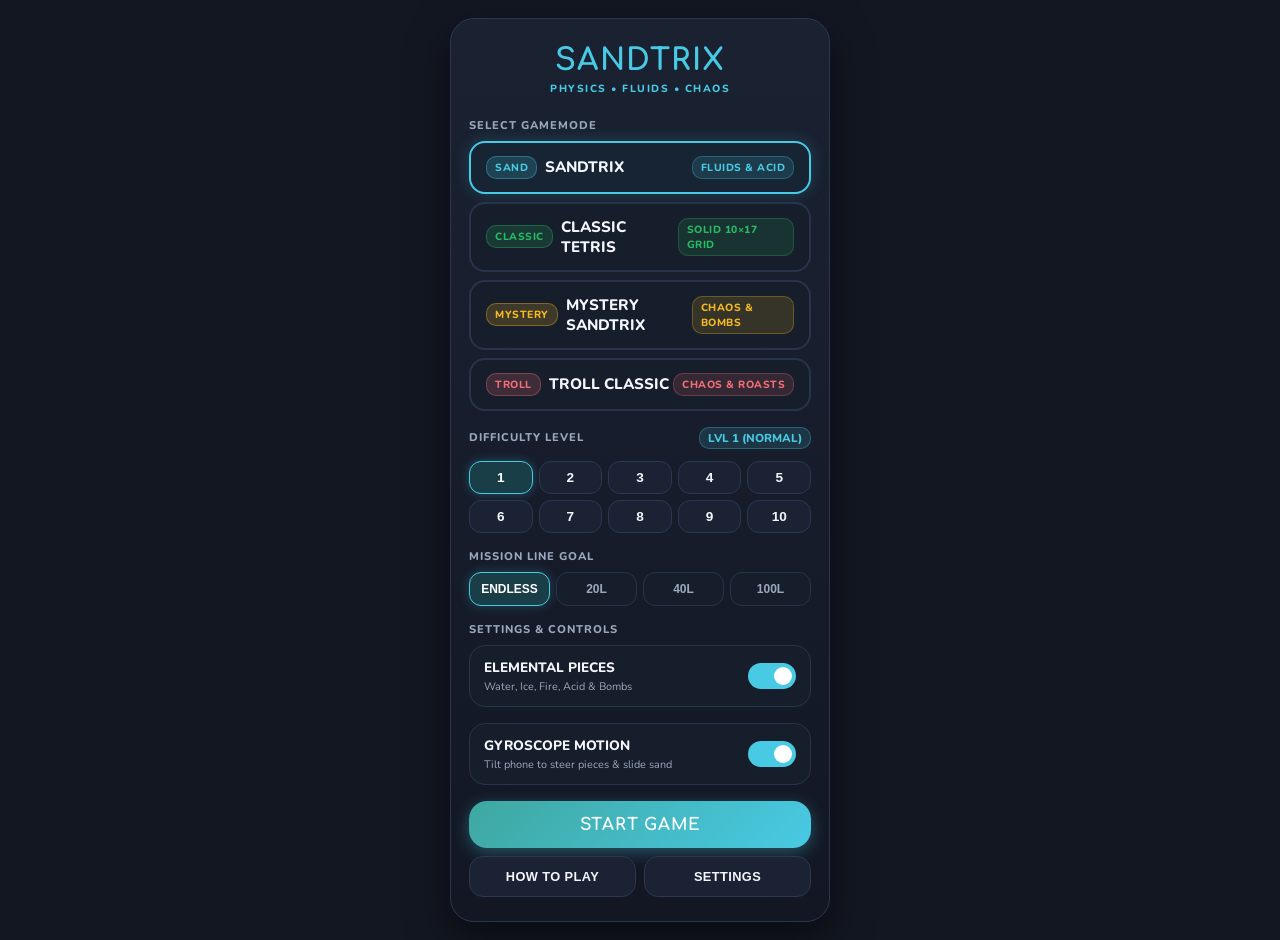
<file: index.html>
<!DOCTYPE html>
<html lang="en">
<head>
    <meta charset="UTF-8">
    <meta name="viewport" content="width=device-width, initial-scale=1.0, maximum-scale=1.0, user-scalable=no, viewport-fit=cover">
    <meta name="apple-mobile-web-app-capable" content="yes">
    <meta name="apple-mobile-web-app-status-bar-style" content="black-translucent">
    <meta name="theme-color" content="#12151C">
    <title>SANDTRIX MOBILE - Gyro, Fluids &amp; Chaos</title>
    <link rel="manifest" href="manifest.json">
    <link rel="icon" type="image/png" sizes="192x192" href="icon-192.png">
    <link rel="preconnect" href="https://fonts.googleapis.com">
    <link rel="preconnect" href="https://fonts.gstatic.com" crossorigin>
    <link href="https://fonts.googleapis.com/css2?family=Comfortaa:wght@700&family=Nunito:wght@400;600;700;800;900&family=Quicksand:wght@600;700&display=swap" rel="stylesheet">
    <link rel="stylesheet" href="style.css?v=35">
</head>
<body>

<div id="appContainer">
    <!-- ========================================== -->
    <!-- PAGE 1: DEDICATED SEPARATE MENU PAGE       -->
    <!-- ========================================== -->
    <div id="pageMenu" class="page-view active">
        <div class="menu-card-full">
            <div class="menu-brand">
                <h1 class="menu-title">SANDTRIX</h1>
                <div class="menu-subtitle">PHYSICS &bull; FLUIDS &bull; CHAOS</div>
            </div>

            <!-- Mode Selection Section (All 4 Game Modes) -->
            <div class="menu-section">
                <div class="menu-section-title">SELECT GAMEMODE</div>
                <div class="mode-select-grid">
                    <!-- Mode 1: Sandtrix -->
                    <div class="mode-card sandtrix active" id="menuModeSandtrix" data-mode="sandtrix">
                        <div class="mode-card-header">
                            <div class="mode-card-title-group">
                                <span class="mode-badge-sand">SAND</span>
                                <span class="mode-name">SANDTRIX</span>
                            </div>
                            <span class="mode-tag tag-sand">FLUIDS &amp; ACID</span>
                        </div>
                    </div>

                    <!-- Mode 2: Classic Tetris (Pure Rigid 10x17) -->
                    <div class="mode-card classic" id="menuModeClassic" data-mode="classic">
                        <div class="mode-card-header">
                            <div class="mode-card-title-group">
                                <span class="mode-badge-classic">CLASSIC</span>
                                <span class="mode-name">CLASSIC TETRIS</span>
                            </div>
                            <span class="mode-tag tag-classic">SOLID 10&times;17 GRID</span>
                        </div>
                    </div>

                    <!-- Mode 3: Mystery Sandtrix (Sand Physics + Chaos & Bombs) -->
                    <div class="mode-card mystery" id="menuModeMystery" data-mode="mystery">
                        <div class="mode-card-header">
                            <div class="mode-card-title-group">
                                <span class="mode-badge-mystery">MYSTERY</span>
                                <span class="mode-name">MYSTERY SANDTRIX</span>
                            </div>
                            <span class="mode-tag tag-mystery">CHAOS &amp; BOMBS</span>
                        </div>
                    </div>

                    <!-- Mode 4: Troll Classic Tetris (Rigid + Calamities & Roaster) -->
                    <div class="mode-card troll" id="menuModeTroll" data-mode="troll_classic">
                        <div class="mode-card-header">
                            <div class="mode-card-title-group">
                                <span class="mode-badge-troll">TROLL</span>
                                <span class="mode-name">TROLL CLASSIC</span>
                            </div>
                            <span class="mode-tag tag-troll">CHAOS &amp; ROASTS</span>
                        </div>
                    </div>
                </div>
            </div>

            <!-- Difficulty Level Selection (Level 1 to 10) -->
            <div class="menu-section">
                <div class="menu-section-header-row">
                    <div class="menu-section-title" style="margin-bottom: 0;">DIFFICULTY LEVEL</div>
                    <span id="menuLevelDesc" class="settings-badge">LVL 1 (NORMAL)</span>
                </div>
                <div class="level-picker-grid" id="menuLevelPickerGrid"></div>
            </div>

            <!-- Mission Line Goal Selector (Sprint / Marathon) -->
            <div class="menu-section">
                <div class="menu-section-title">MISSION LINE GOAL</div>
                <div class="goal-pill-group">
                    <button class="goal-pill active" data-goal="0">ENDLESS</button>
                    <button class="goal-pill" data-goal="20">20L</button>
                    <button class="goal-pill" data-goal="40">40L</button>
                    <button class="goal-pill" data-goal="100">100L</button>
                </div>
            </div>

            <!-- Elemental & Gyroscope Controls Section -->
            <div class="menu-section">
                <div class="menu-section-title">SETTINGS &amp; CONTROLS</div>

                <div class="gyro-toggle-row">
                    <div class="gyro-toggle-info">
                        <div class="gyro-toggle-label">
                            <span>ELEMENTAL PIECES</span>
                        </div>
                        <div class="gyro-toggle-subtext">Water, Ice, Fire, Acid &amp; Bombs</div>
                    </div>
                    <label class="switch">
                        <input type="checkbox" id="chkMenuElements" checked>
                        <span class="slider round"></span>
                    </label>
                </div>

                <div class="gyro-toggle-row" style="margin-top: 8px;">
                    <div class="gyro-toggle-info">
                        <div class="gyro-toggle-label">
                            <span>GYROSCOPE MOTION</span>
                        </div>
                        <div class="gyro-toggle-subtext" id="gyroToggleSubtext">Tilt phone to steer pieces &amp; slide sand</div>
                    </div>
                    <label class="switch">
                        <input type="checkbox" id="chkMenuGyro" checked>
                        <span class="slider round"></span>
                    </label>
                </div>
            </div>

            <!-- Action Buttons -->
            <div class="menu-actions">
                <button id="btnStartGame" class="start-btn">START GAME</button>
                <div class="menu-secondary-actions">
                    <button id="btnHowToPlay" class="menu-sub-btn">HOW TO PLAY</button>
                    <button id="btnSettings" class="menu-sub-btn">SETTINGS</button>
                </div>
            </div>
        </div>
    </div>

    <!-- ========================================== -->
    <!-- PAGE 2: CLEAN GAME SCREEN                 -->
    <!-- ========================================== -->
    <div id="pageGame" class="page-view">
        <!-- Compact Top Navigation Bar -->
        <div class="game-top-bar">
            <button id="btnBackToMenu" class="nav-btn">MENU</button>
            <div class="game-top-center">
                <span id="gameModePill" class="game-mode-pill">SANDTRIX</span>
                <span class="game-best-stat">BEST <span id="lblHighScore">0</span></span>
            </div>
            <button id="btnGameRestart" class="nav-btn">RESET</button>
        </div>

        <!-- Main Game Area (Game Grid + Side HUDs) -->
        <div class="game-layout">
            <!-- Left HUD -->
            <div class="hud-side hud-left">
                <div class="hud-card">
                    <div class="hud-label">HOLD</div>
                    <canvas id="holdCanvas" class="preview-box" width="50" height="50"></canvas>
                </div>
                <div class="hud-card score-card">
                    <div class="hud-label">SCORE</div>
                    <div id="lblScore" class="hud-val">0</div>
                </div>
            </div>

            <!-- Central Playfield Canvas Grid -->
            <div class="canvas-wrapper">
                <canvas id="gameCanvas"></canvas>
                <div id="trollRoastBanner" class="troll-roast-banner"></div>
            </div>

            <!-- Right HUD -->
            <div class="hud-side hud-right">
                <div class="hud-card next-queue-card">
                    <div class="hud-label">NEXT</div>
                    <div class="next-queue-list">
                        <canvas id="nextCanvas" class="preview-box next-item-primary" width="50" height="50"></canvas>
                        <canvas id="nextCanvas1" class="preview-box next-item-sub" width="40" height="40"></canvas>
                        <canvas id="nextCanvas2" class="preview-box next-item-sub" width="40" height="40"></canvas>
                    </div>
                </div>
                <div class="hud-card">
                    <div class="hud-label">LINES</div>
                    <div id="lblLines" class="hud-val" style="color: #4ECCA3;">0</div>
                </div>
                <div class="hud-card">
                    <div class="hud-label">LEVEL</div>
                    <div id="lblLevel" class="hud-val" style="color: #F26D78;">1</div>
                </div>
                <div id="badgeCombo" class="badge-combo">2x COMBO</div>
            </div>
        </div>

        <!-- Mobile Touch Controls -->
        <div class="controls-panel">
            <div class="controls-row">
                <button id="btnHold" class="touch-btn" title="Hold Piece" aria-label="Hold Piece">
                    <svg class="btn-icon" viewBox="0 0 24 24" fill="none" stroke="currentColor" stroke-width="2.4" stroke-linecap="round" stroke-linejoin="round">
                        <path d="M19 8H5m0 0l4-4M5 8l4 4"/>
                        <path d="M5 16h14m0 0l-4-4m4 4l-4 4"/>
                    </svg>
                </button>
                <button id="btnRotCCW" class="touch-btn accent" title="Rotate Left" aria-label="Rotate Left">
                    <svg class="btn-icon" viewBox="0 0 24 24" fill="none" stroke="currentColor" stroke-width="2.4" stroke-linecap="round" stroke-linejoin="round">
                        <path d="M3 12a9 9 0 1 0 9-9 9.75 9.75 0 0 0-6.74 2.74L3 8"/>
                        <path d="M3 3v5h5"/>
                    </svg>
                </button>
                <button id="btnRotCW" class="touch-btn primary" title="Rotate Right" aria-label="Rotate Right">
                    <svg class="btn-icon" viewBox="0 0 24 24" fill="none" stroke="currentColor" stroke-width="2.4" stroke-linecap="round" stroke-linejoin="round">
                        <path d="M21 12a9 9 0 1 1-9-9 9.75 9.75 0 0 1 6.74 2.74L21 8"/>
                        <path d="M21 3v5h-5"/>
                    </svg>
                </button>
                <button id="btnPause" class="touch-btn" title="Pause Game" aria-label="Pause Game">
                    <svg class="btn-icon" viewBox="0 0 24 24" fill="currentColor">
                        <rect x="6" y="5" width="3.5" height="14" rx="1.5"/>
                        <rect x="14.5" y="5" width="3.5" height="14" rx="1.5"/>
                    </svg>
                </button>
            </div>
            <div class="controls-row">
                <button id="btnLeft" class="touch-btn" title="Move Left" aria-label="Move Left">
                    <svg class="btn-icon" viewBox="0 0 24 24" fill="none" stroke="currentColor" stroke-width="2.6" stroke-linecap="round" stroke-linejoin="round">
                        <line x1="19" y1="12" x2="5" y2="12"/>
                        <polyline points="12 19 5 12 12 5"/>
                    </svg>
                </button>
                <button id="btnRight" class="touch-btn" title="Move Right" aria-label="Move Right">
                    <svg class="btn-icon" viewBox="0 0 24 24" fill="none" stroke="currentColor" stroke-width="2.6" stroke-linecap="round" stroke-linejoin="round">
                        <line x1="5" y1="12" x2="19" y2="12"/>
                        <polyline points="12 5 19 12 12 19"/>
                    </svg>
                </button>
                <button id="btnSoftDrop" class="touch-btn" title="Soft Drop" aria-label="Soft Drop">
                    <svg class="btn-icon" viewBox="0 0 24 24" fill="none" stroke="currentColor" stroke-width="2.6" stroke-linecap="round" stroke-linejoin="round">
                        <line x1="12" y1="5" x2="12" y2="19"/>
                        <polyline points="19 12 12 19 5 12"/>
                    </svg>
                </button>
                <button id="btnHardDrop" class="touch-btn danger" title="Hard Drop Slam" aria-label="Hard Drop Slam">
                    <svg class="btn-icon" viewBox="0 0 24 24" fill="none" stroke="currentColor" stroke-width="2.6" stroke-linecap="round" stroke-linejoin="round">
                        <polyline points="7 4 12 9 17 4"/>
                        <polyline points="7 10 12 15 17 10"/>
                        <line x1="4" y1="20" x2="20" y2="20" stroke-width="2.6"/>
                    </svg>
                </button>
            </div>
        </div>
    </div>
</div>

<!-- ========================================== -->
<!-- MODAL: HOW TO PLAY                         -->
<!-- ========================================== -->
<div id="howToPlayModal" class="overlay">
    <div class="modal-card help-modal-card">
        <div class="modal-header">
            <div class="modal-title" style="margin-bottom: 0; color: var(--accent-teal);">HOW TO PLAY</div>
            <button id="btnCloseHowToPlayTop" class="modal-close-x">&times;</button>
        </div>
        <div class="modal-scroll-body">
            <!-- 4 Gamemodes -->
            <div class="help-section">
                <div class="help-section-title tag-sand">1. SANDTRIX MODE</div>
                <p class="help-p">Tetrominoes crumble into individual physically simulated sand grains upon touching the ground. Tilt your phone to steer falling pieces and send settled sand sliding across the grid!</p>
                <p class="help-p"><strong>OBJECTIVE:</strong> Form an unbroken 8-connected line of the <strong>SAME COLOR</strong> from the left wall ($x=0$) to the right wall ($x=79$) to clear.</p>
            </div>

            <div class="help-section">
                <div class="help-section-title tag-classic">2. CLASSIC TETRIS MODE</div>
                <p class="help-p">Authentic 10-column &times; 17-row rigid block puzzle. Blocks stay completely solid—no sand physics! Clear complete horizontal rows to score Singles, Doubles, Triples, and 4-line TETRIS clears.</p>
            </div>

            <div class="help-section">
                <div class="help-section-title tag-mystery">3. MYSTERY SANDTRIX MODE</div>
                <p class="help-p">Sand physics combined with mid-air piece shape-shifting, TNT bomb explosive craters, sudden earthquakes, wind gusts, and inverted control chaos!</p>
            </div>

            <div class="help-section">
                <div class="help-section-title tag-troll">4. TROLL CLASSIC TETRIS</div>
                <p class="help-p">Traditional solid mino grid hijacked by mid-air shape-shifting, TNT bombs, and a sarcastic on-screen roaster that ruthlessly critiques your gameplay!</p>
            </div>

            <!-- Elemental Suite -->
            <div class="help-section">
                <div class="help-section-title">ELEMENTAL CHEMICAL REACTIONS</div>
                <div class="element-legend">
                    <div class="element-category-heading">SPECIAL FLUIDS &amp; THERMAL ELEMENTS</div>
                    <div class="element-group-grid">
                        <div class="element-item">
                            <span class="color-swatch-box" style="background-color: #00D2D7; box-shadow: 0 0 8px rgba(0, 210, 215, 0.5);"></span>
                            <div class="element-info">
                                <span class="element-name" style="color: #00D2D7;">WATER</span>
                                <span class="element-desc">Flows and levels out flat. Sand sinks through water. Connecting both edges triggers a <strong>TIDAL WAVE</strong>, clearing ALL water from the board!</span>
                            </div>
                        </div>

                        <div class="element-item">
                            <span class="color-swatch-box" style="background-color: #99E6FF; box-shadow: 0 0 8px rgba(153, 230, 255, 0.5);"></span>
                            <div class="element-info">
                                <span class="element-name" style="color: #99E6FF;">ICE</span>
                                <span class="element-desc">Solid frozen water. Whenever an ice piece moves downward or lands, all touching water instantly flash-freezes into ice! Connects for a <strong>FROST SHATTER</strong> clear.</span>
                            </div>
                        </div>

                        <div class="element-item">
                            <span class="color-swatch-box" style="background-color: #FF4500; box-shadow: 0 0 8px rgba(255, 69, 0, 0.5);"></span>
                            <div class="element-info">
                                <span class="element-name" style="color: #FF4500;">FIRE</span>
                                <span class="element-desc">Roaring thermal block:
                                    <br>&bull; Fire on Ice: 100% melts all ice on the board into liquid water!
                                    <br>&bull; Fire on Water: Fire is completely extinguished.
                                    <br>&bull; Fire on Acid: Spawns a rising radioactive <strong>TOXIC CLOUD</strong>!
                                    <br>&bull; Fire on Sand: Scorches ~1/3 of sand into charcoal <strong>ASH</strong> powder.
                                </span>
                            </div>
                        </div>

                        <div class="element-item">
                            <span class="color-swatch-box" style="background-color: #CDEB2D; box-shadow: 0 0 8px rgba(205, 235, 45, 0.5);"></span>
                            <div class="element-info">
                                <span class="element-name" style="color: #CDEB2D;">ACID</span>
                                <span class="element-desc">Toxic lime acid that dissolves sand on contact. When mixed with ice or water, it converts into flowing <strong>DILUTED ACID</strong>.</span>
                            </div>
                        </div>

                        <div class="element-item">
                            <span class="color-swatch-box" style="background-color: #18E4CC; box-shadow: 0 0 8px rgba(24, 228, 204, 0.5);"></span>
                            <div class="element-info">
                                <span class="element-name" style="color: #18E4CC;">DILUTED ACID</span>
                                <span class="element-desc">Shimmering aquamarine fluid that pools over sand dunes while gently excavating them. Connects wall-to-wall for a <strong>DILUTED ACID CLEANSE</strong>!</span>
                            </div>
                        </div>

                        <div class="element-item">
                            <span class="color-swatch-box" style="background-color: #8A9096; box-shadow: 0 0 8px rgba(138, 144, 150, 0.5);"></span>
                            <div class="element-info">
                                <span class="element-name" style="color: #8A9096;">ASH</span>
                                <span class="element-desc">Charcoal residue produced by burned sand. Cascades like sand and connects edge-to-edge for <strong>ASH PURGED</strong> clears.</span>
                            </div>
                        </div>

                        <div class="element-item">
                            <span class="color-swatch-box" style="background-color: #FF4B4B; box-shadow: 0 0 8px rgba(255, 75, 75, 0.5);"></span>
                            <div class="element-info">
                                <span class="element-name" style="color: #FF4B4B;">TNT BOMB</span>
                                <span class="element-desc">Flashing explosive charge that detonates an impact crater on landing, clearing trapped dunes or minos.</span>
                            </div>
                        </div>
                    </div>
                </div>
            </div>

            <!-- Controls -->
            <div class="help-section">
                <div class="help-section-title">MOBILE CONTROLS</div>
                <div class="help-controls-list">
                    <div class="ctrl-guide-item"><strong>GYROSCOPE:</strong> Tilt phone left/right to steer and slosh sand/water.</div>
                    <div class="ctrl-guide-item"><strong>TAP PLAYFIELD:</strong> Rotate piece clockwise.</div>
                    <div class="ctrl-guide-item"><strong>SWIPE DOWN:</strong> Soft drop.</div>
                    <div class="ctrl-guide-item"><strong>SWIPE LEFT/RIGHT:</strong> Nudge piece sideways.</div>
                    <div class="ctrl-guide-item"><strong>BUTTONS:</strong> HOLD, ROT L, ROT R, DROP, SLAM (instant hard drop), PAUSE.</div>
                </div>
            </div>
        </div>
        <div class="modal-footer">
            <button id="btnCloseHowToPlay" class="touch-btn primary" style="width: 100%; padding: 12px;">GOT IT</button>
        </div>
    </div>
</div>

<!-- ========================================== -->
<!-- MODAL: SETTINGS                            -->
<!-- ========================================== -->
<div id="settingsModal" class="overlay">
    <div class="modal-card settings-modal-card">
        <div class="modal-header">
            <div class="modal-title" style="margin-bottom: 0; color: var(--text-primary);">SETTINGS</div>
            <button id="btnCloseSettingsTop" class="modal-close-x">&times;</button>
        </div>
        <div class="modal-scroll-body">
            <!-- Master Volume -->
            <div class="settings-group">
                <div class="settings-group-header">
                    <span class="settings-label">MASTER VOLUME</span>
                    <span id="lblVolumeVal" class="settings-badge">70%</span>
                </div>
                <input type="range" id="sliderVolume" min="0" max="100" step="5" value="70" class="styled-slider">
                <div class="slider-ticks">
                    <span>0% (OFF)</span>
                    <span>50%</span>
                    <span>100%</span>
                </div>
            </div>

            <!-- Starting Level -->
            <div class="settings-group">
                <div class="settings-group-header">
                    <span class="settings-label">STARTING LEVEL</span>
                    <span id="lblLevelDesc" class="settings-badge">LEVEL 1</span>
                </div>
                <div class="level-picker-grid" id="levelPickerGrid"></div>
                <div class="settings-hint">Higher starting levels increase drop speed and award higher score multipliers.</div>
            </div>

            <!-- High Score Records for All 4 Modes -->
            <div class="settings-group">
                <div class="settings-group-header">
                    <span class="settings-label">HIGH SCORE RECORDS</span>
                </div>
                <div class="settings-stats-row">
                    <div class="settings-stat-pill">
                        <span class="settings-stat-name">SANDTRIX</span>
                        <span id="settingsHigh_sandtrix" class="settings-stat-val">0</span>
                    </div>
                    <div class="settings-stat-pill">
                        <span class="settings-stat-name">CLASSIC</span>
                        <span id="settingsHigh_classic" class="settings-stat-val" style="color: #28B964;">0</span>
                    </div>
                </div>
                <div class="settings-stats-row" style="margin-top: 6px;">
                    <div class="settings-stat-pill">
                        <span class="settings-stat-name">MYSTERY</span>
                        <span id="settingsHigh_mystery" class="settings-stat-val" style="color: #F5B923;">0</span>
                    </div>
                    <div class="settings-stat-pill">
                        <span class="settings-stat-name">TROLL</span>
                        <span id="settingsHigh_troll_classic" class="settings-stat-val" style="color: var(--accent-ruby);">0</span>
                    </div>
                </div>
                <button id="btnClearHighScores" class="touch-btn danger" style="width: 100%; padding: 10px; font-size: 0.76rem; margin-top: 8px;">CLEAR HIGH SCORES</button>
            </div>
        </div>
        <div class="modal-footer">
            <button id="btnCloseSettings" class="touch-btn primary" style="width: 100%; padding: 12px;">SAVE &amp; CLOSE</button>
        </div>
    </div>
</div>

<!-- ========================================== -->
<!-- MODAL: VICTORY OVERLAY (GOAL COMPLETED)    -->
<!-- ========================================== -->
<div id="victoryOverlay" class="overlay">
    <div class="modal-card victory-modal-card">
        <div class="modal-title" style="color: var(--accent-green);">MISSION COMPLETED!</div>
        <div class="victory-banner" id="vicGoalLabel">40 LINES SPRINT</div>
        <div class="stats-grid">
            <div class="stat-item">
                <div class="stat-item-label">CLEAR TIME</div>
                <div id="vicTimeLabel" class="stat-item-val" style="color: #48CAE4;">00:00.00</div>
            </div>
            <div class="stat-item">
                <div class="stat-item-label">FINAL SCORE</div>
                <div id="vicScoreLabel" class="stat-item-val">0</div>
            </div>
            <div class="stat-item">
                <div class="stat-item-label">PIECES / SEC (PPS)</div>
                <div id="vicPPSLabel" class="stat-item-val" style="color: var(--accent-gold);">0.00</div>
            </div>
            <div class="stat-item">
                <div class="stat-item-label">KEYS / SEC (KPS)</div>
                <div id="vicKPSLabel" class="stat-item-val" style="color: var(--accent-teal);">0.00</div>
            </div>
            <div class="stat-item">
                <div class="stat-item-label">KEYS / PIECE (KPP)</div>
                <div id="vicKPPLabel" class="stat-item-val">0.00</div>
            </div>
            <div class="stat-item">
                <div class="stat-item-label">LINES / PIECE (LPP)</div>
                <div id="vicLPPLabel" class="stat-item-val" style="color: var(--accent-green);">0.00</div>
            </div>
            <div class="stat-item" style="grid-column: span 2;">
                <div class="stat-item-label">LINES CLEARED</div>
                <div id="vicLinesLabel" class="stat-item-val" style="color: #4ECCA3;">40</div>
            </div>
        </div>
        <div style="display: flex; gap: 8px; width: 100%;">
            <button id="btnVictoryMenu" class="touch-btn" style="flex: 1; padding: 14px; background-color: #242C3D;">MENU</button>
            <button id="btnVictoryRestart" class="touch-btn primary" style="flex: 1.5; padding: 14px;">PLAY AGAIN</button>
        </div>
    </div>
</div>

<!-- ========================================== -->
<!-- MODAL: GAME OVER                           -->
<!-- ========================================== -->
<div id="gameOverOverlay" class="overlay">
    <div class="modal-card game-over-modal-card">
        <div class="modal-title">GAME OVER</div>
        <div id="modalMemeLine" class="game-over-meme">"Skill issue officially documented."</div>
        <div class="stats-grid">
            <div class="stat-item">
                <div class="stat-item-label">FINAL SCORE</div>
                <div id="finalScoreLabel" class="stat-item-val">0</div>
            </div>
            <div class="stat-item">
                <div class="stat-item-label">BEST RECORD</div>
                <div id="finalHighScoreLabel" class="stat-item-val" style="color: var(--accent-gold);">0</div>
            </div>
            <div class="stat-item">
                <div class="stat-item-label">TIME SURVIVED</div>
                <div id="finalTimeLabel" class="stat-item-val" style="color: #48CAE4;">00:00.00</div>
            </div>
            <div class="stat-item">
                <div class="stat-item-label">LINES CLEARED</div>
                <div id="finalLinesLabel" class="stat-item-val" style="color: var(--accent-green);">0</div>
            </div>
            <div class="stat-item">
                <div class="stat-item-label">PPS (PIECES/SEC)</div>
                <div id="finalPPSLabel" class="stat-item-val" style="color: var(--accent-teal);">0.00</div>
            </div>
            <div class="stat-item">
                <div class="stat-item-label">KPS (KEYS/SEC)</div>
                <div id="finalKPSLabel" class="stat-item-val" style="color: var(--accent-gold);">0.00</div>
            </div>
            <div class="stat-item">
                <div class="stat-item-label">PIECES PLACED</div>
                <div id="finalPiecesLabel" class="stat-item-val">0</div>
            </div>
            <div class="stat-item">
                <div class="stat-item-label">ROTATIONS</div>
                <div id="finalRotationsLabel" class="stat-item-val" style="color: #9D8DF1;">0</div>
            </div>
            <div class="stat-item" style="grid-column: span 2;">
                <div class="stat-item-label">MODE PLAYED</div>
                <div id="finalModeLabel" class="stat-item-val" style="font-size: 0.85rem; color: #F6C453;">Sandtrix</div>
            </div>
        </div>
        <div style="display: flex; gap: 8px; width: 100%;">
            <button id="btnGameOverMenu" class="touch-btn" style="flex: 1; padding: 14px; background-color: #242C3D;">MENU</button>
            <button id="btnRestart" class="touch-btn primary" style="flex: 1.5; padding: 14px;">PLAY AGAIN</button>
        </div>
    </div>
</div>

<!-- Notification Toast -->
<div id="toast" class="toast"></div>

<!-- Scripts -->
<script src="audio.js?v=35"></script>
<script src="sand_engine.js?v=35"></script>
<script src="app.js?v=35"></script>
<script>
  if ('serviceWorker' in navigator) {
    let refreshing = false;
    navigator.serviceWorker.addEventListener('controllerchange', () => {
      if (!refreshing) {
        refreshing = true;
        window.location.reload();
      }
    });
    window.addEventListener('load', () => {
      navigator.serviceWorker.register('./sw.js').then((reg) => {
        reg.update();
      }).catch(err => console.log('SW registration failed:', err));
    });
  }
</script>
</body>
</html>
</file>
<file: style.css>
/* Sandtrix Mobile Soft Pastel & Eye-Comfort Rounded Theme */
:root {
    --bg-main: #131722;
    --bg-card: #1C2333;
    --bg-card-border: #2B354C;
    --text-primary: #F3F6FA;
    --text-secondary: #9AA7BD;
    --accent-teal: #48CAE4;
    --accent-gold: #F6C453;
    --accent-ruby: #F26D78;
    --accent-green: #4ECCA3;
    --accent-blue: #5B92E5;
    --btn-primary: #348888;
    --btn-primary-hover: #439E9E;
    --btn-danger: #F26D78;
}

* {
    box-sizing: border-box;
    margin: 0;
    padding: 0;
    -webkit-user-select: none;
    user-select: none;
    -webkit-tap-highlight-color: transparent;
}

body {
    background-color: var(--bg-main);
    color: var(--text-primary);
    font-family: 'Nunito', 'Quicksand', -apple-system, BlinkMacSystemFont, "Segoe UI", Roboto, sans-serif;
    min-height: 100vh;
    display: flex;
    flex-direction: column;
    align-items: center;
    justify-content: flex-start;
    overflow-x: hidden;
    touch-action: manipulation;
}

#appContainer {
    width: 100%;
    max-width: 540px;
    display: flex;
    flex-direction: column;
    align-items: center;
    padding: 6px 10px;
}

/* Page Views (Separate Menu Page & Clean Game Screen) */
.page-view {
    width: 100%;
    display: none;
    flex-direction: column;
    align-items: center;
}

.page-view.active {
    display: flex;
}

/* Dedicated Menu Page */
#pageMenu {
    min-height: 85vh;
    justify-content: center;
    padding: 12px 4px;
}

.menu-card-full {
    width: 100%;
    max-width: 380px;
    background: linear-gradient(180deg, #1A2232 0%, #131724 100%);
    border: 1px solid #2B374E;
    border-radius: 24px;
    padding: 24px 18px;
    box-shadow: 0 16px 42px rgba(0, 0, 0, 0.5);
    display: flex;
    flex-direction: column;
    gap: 16px;
    text-align: left;
}

/* High Score Banners on Menu (Separate for each gamemode) */
.menu-stats-row {
    display: flex;
    gap: 8px;
    width: 100%;
}

.menu-stat-banner {
    flex: 1;
    display: flex;
    flex-direction: column;
    align-items: flex-start;
    justify-content: center;
    gap: 2px;
    background-color: #121722;
    border: 1px solid #232B3B;
    border-radius: 10px;
    padding: 8px 10px;
}

.menu-stat-label {
    font-size: 0.65rem;
    font-weight: 800;
    color: var(--text-secondary);
    letter-spacing: 0.5px;
}

.menu-stat-val {
    font-size: 1.1rem;
    font-weight: 800;
    color: var(--accent-gold);
}

/* Clean Game Screen (Starts directly from game grid) */
#pageGame {
    width: 100%;
    padding-top: 10px;
}

.game-top-bar {
    width: 100%;
    max-width: 440px;
    margin: 0 auto 14px auto;
    display: grid;
    grid-template-columns: 1fr auto 1fr;
    align-items: center;
    padding: 0 4px;
}

.nav-btn {
    background-color: #1A2234;
    border: 1px solid #283550;
    color: var(--text-primary);
    font-size: 0.74rem;
    font-weight: 800;
    height: 32px;
    min-width: 68px;
    padding: 0 12px;
    border-radius: 12px;
    cursor: pointer;
    transition: all 0.15s ease;
    display: inline-flex;
    align-items: center;
    justify-content: center;
    text-align: center;
    line-height: 1;
    white-space: nowrap;
    box-sizing: border-box;
}

#btnBackToMenu {
    justify-self: start;
}

#btnGameRestart {
    justify-self: end;
}

.nav-btn:active {
    background-color: #283550;
    transform: scale(0.96);
}

.game-top-center {
    justify-self: center;
    display: inline-flex;
    align-items: center;
    justify-content: center;
    gap: 10px;
}

.game-mode-pill {
    font-size: 0.72rem;
    font-weight: 800;
    height: 32px;
    padding: 0 12px;
    border-radius: 14px;
    background-color: #16202E;
    border: 1px solid rgba(72, 202, 228, 0.4);
    color: var(--accent-teal);
    letter-spacing: 0.5px;
    display: inline-flex;
    align-items: center;
    justify-content: center;
    text-align: center;
    line-height: 1;
    white-space: nowrap;
    box-sizing: border-box;
}

.game-best-stat {
    font-size: 0.72rem;
    font-weight: 800;
    height: 32px;
    color: var(--accent-gold);
    background-color: #212224;
    border: 1px solid rgba(246, 196, 83, 0.4);
    padding: 0 12px;
    border-radius: 14px;
    letter-spacing: 0.5px;
    font-variant-numeric: tabular-nums;
    display: inline-flex;
    align-items: center;
    justify-content: center;
    text-align: center;
    line-height: 1;
    white-space: nowrap;
    box-sizing: border-box;
}

.game-best-stat #lblHighScore {
    color: #FFFFFF;
    font-weight: 800;
    margin-left: 4px;
}

/* Game Area with Canvas & HUD */
.game-layout {
    display: flex;
    justify-content: center;
    align-items: flex-start;
    gap: 12px;
    width: 100%;
}

.hud-side {
    display: flex;
    flex-direction: column;
    gap: 10px;
    width: 70px;
    flex-shrink: 0;
}

.hud-card {
    background-color: #1B2232;
    border: 1px solid #28344C;
    border-radius: 14px;
    padding: 7px 4px;
    display: flex;
    flex-direction: column;
    align-items: center;
    text-align: center;
}

.hud-card.score-card {
    min-height: 68px;
    padding: 8px 3px;
    justify-content: center;
    width: 100%;
    overflow: hidden;
}

.hud-label {
    font-size: 0.62rem;
    color: var(--text-secondary);
    font-weight: 700;
    letter-spacing: 0.5px;
    margin-bottom: 2px;
}

.hud-val {
    font-size: 0.95rem;
    font-weight: 800;
    color: var(--accent-gold);
    font-variant-numeric: tabular-nums;
}

#lblScore {
    font-size: clamp(0.72rem, 3.2vw, 1.05rem);
    word-break: break-all;
    max-width: 100%;
    line-height: 1.15;
    text-align: center;
}

.preview-box {
    width: 48px;
    height: 48px;
    background-color: #131722;
    border-radius: 12px;
    border: 1px solid #242E44;
}

/* Next Queue Card & Multi-Piece List */
.next-queue-card {
    padding: 6px 3px 8px 3px;
    gap: 4px;
}

.next-queue-list {
    display: flex;
    flex-direction: column;
    align-items: center;
    gap: 5px;
    width: 100%;
}

.next-item-primary {
    width: 48px;
    height: 48px;
    background-color: #131722;
    border-radius: 12px;
    border: 1px solid rgba(72, 202, 228, 0.4);
}

.next-item-sub {
    width: 38px;
    height: 38px;
    background-color: #111520;
    border-radius: 9px;
    border: 1px solid #232D42;
    opacity: 0.9;
}

.badge-combo {
    font-size: 0.68rem;
    font-weight: 800;
    color: #FF7B92;
    background-color: rgba(255, 123, 146, 0.16);
    padding: 3px 8px;
    border-radius: 10px;
    border: 1px solid rgba(255, 123, 146, 0.35);
    display: none;
    margin-top: 4px;
}

/* Expanded Gameplay Area Canvas */
.canvas-wrapper {
    position: relative;
    border-radius: 18px;
    overflow: hidden;
    box-shadow: 0 10px 32px rgba(0, 0, 0, 0.55);
    border: 2px solid #28344C;
    flex-shrink: 0;
}

canvas#gameCanvas {
    display: block;
    width: min(65vw, 290px);
    height: calc(min(65vw, 290px) * 1.75); /* Exact 400x700 aspect ratio */
    max-height: min(64vh, 520px);
    background-color: #161B26;
    touch-action: none;
}

/* Sleek Mystery & Troll Mode Event Banner */
.troll-roast-banner {
    position: absolute;
    top: 14px;
    left: 50%;
    transform: translate(-50%, -12px) scale(0.85);
    max-width: 90%;
    width: auto;
    white-space: nowrap;
    padding: 7px 16px;
    border-radius: 20px;
    background: rgba(18, 22, 34, 0.92);
    backdrop-filter: blur(8px);
    -webkit-backdrop-filter: blur(8px);
    border: 1.5px solid rgba(255, 184, 48, 0.6);
    box-shadow: 0 4px 18px rgba(0, 0, 0, 0.6), 0 0 14px rgba(255, 184, 48, 0.35);
    color: #FFFFFF;
    font-size: 0.78rem;
    font-weight: 900;
    letter-spacing: 0.8px;
    text-transform: uppercase;
    text-align: center;
    pointer-events: none;
    opacity: 0;
    transition: opacity 0.22s ease, transform 0.25s cubic-bezier(0.175, 0.885, 0.32, 1.275);
    z-index: 10;
    display: flex;
    align-items: center;
    justify-content: center;
    gap: 6px;
}

.troll-roast-banner.pop {
    opacity: 1;
    transform: translate(-50%, 0) scale(1);
}

.troll-roast-banner.roast-calamity {
    border-color: rgba(255, 75, 75, 0.8);
    box-shadow: 0 4px 18px rgba(0, 0, 0, 0.6), 0 0 14px rgba(255, 75, 75, 0.45);
    color: #FFD4D9;
}

.troll-roast-banner.roast-shift {
    border-color: rgba(245, 185, 35, 0.85);
    box-shadow: 0 4px 18px rgba(0, 0, 0, 0.6), 0 0 14px rgba(245, 185, 35, 0.45);
    color: #FFF2C6;
}

.troll-roast-banner.roast-combo {
    border-color: rgba(72, 202, 228, 0.85);
    box-shadow: 0 4px 18px rgba(0, 0, 0, 0.6), 0 0 14px rgba(72, 202, 228, 0.45);
    color: #E2F9FF;
}

/* Touch Control Buttons */
.controls-panel {
    width: 100%;
    max-width: 440px;
    margin: 10px auto 0 auto;
    display: flex;
    flex-direction: column;
    gap: 6px;
}

.controls-row {
    display: flex;
    justify-content: space-between;
    gap: 8px;
    width: 100%;
}

.touch-btn {
    flex: 1;
    display: inline-flex;
    align-items: center;
    justify-content: center;
    background-color: #1D2436;
    border: 1px solid #2B3852;
    color: var(--text-primary);
    padding: 10px 4px;
    min-height: 48px;
    font-size: 0.82rem;
    font-weight: 800;
    border-radius: 14px;
    text-align: center;
    cursor: pointer;
    touch-action: manipulation;
    transition: all 0.1s ease;
    box-shadow: 0 2px 6px rgba(0, 0, 0, 0.2);
    user-select: none;
    -webkit-user-select: none;
}

.touch-btn .btn-icon {
    width: 24px;
    height: 24px;
    display: block;
    pointer-events: none;
    flex-shrink: 0;
    transition: transform 0.08s ease;
}

.touch-btn:active {
    background-color: #2A344C;
    transform: scale(0.96);
}

.touch-btn:active .btn-icon {
    transform: scale(0.92);
}

.touch-btn.primary {
    background-color: #266B78;
    border-color: #3FA3B5;
    color: #FFFFFF;
}

.touch-btn.accent {
    background-color: #473B66;
    border-color: #6C5B9B;
    color: #EDE5FD;
}

.touch-btn.danger {
    background-color: #6E323B;
    border-color: #A34A59;
    color: #FFD4D9;
}

.touch-btn.paused-state {
    background-color: #266B78;
    border-color: var(--accent-teal);
    color: #FFFFFF;
    box-shadow: 0 0 10px rgba(72, 202, 228, 0.4);
}

/* When Gyroscope is Active, hide LEFT and RIGHT buttons */
.controls-panel.gyro-active #btnLeft,
.controls-panel.gyro-active #btnRight {
    display: none !important;
}

/* Game Over Overlay */
.overlay {
    position: fixed;
    top: 0;
    left: 0;
    right: 0;
    bottom: 0;
    background-color: rgba(11, 14, 20, 0.85);
    backdrop-filter: blur(4px);
    display: none;
    flex-direction: column;
    align-items: center;
    justify-content: center;
    z-index: 1000;
}

.modal-card {
    background-color: var(--bg-card);
    border: 1px solid var(--bg-card-border);
    border-radius: 20px;
    padding: 24px;
    width: 88%;
    max-width: 340px;
    text-align: center;
    box-shadow: 0 12px 36px rgba(0, 0, 0, 0.65);
}

/* Start Menu Modal & Mode Selection */
.menu-card {
    max-width: 380px;
    width: 92%;
    padding: 20px 16px;
    background: linear-gradient(180deg, #1A2232 0%, #131724 100%);
    border: 1px solid #2B374E;
    box-shadow: 0 16px 42px rgba(0, 0, 0, 0.6);
    border-radius: 22px;
    display: flex;
    flex-direction: column;
    gap: 14px;
    text-align: left;
}

.menu-brand {
    text-align: center;
    margin-bottom: 6px;
}

.menu-title {
    font-family: 'Comfortaa', 'Nunito', cursive, sans-serif;
    font-size: 1.9rem;
    font-weight: 700;
    letter-spacing: 1.5px;
    color: var(--accent-teal);
    line-height: 1.15;
}

.menu-subtitle {
    font-size: 0.72rem;
    font-weight: 700;
    color: var(--text-secondary);
    letter-spacing: 2.5px;
    text-transform: uppercase;
}

.menu-section {
    display: flex;
    flex-direction: column;
    gap: 8px;
}

.menu-section-title {
    font-size: 0.7rem;
    font-weight: 800;
    color: var(--text-secondary);
    letter-spacing: 1px;
    text-transform: uppercase;
}

.menu-section-header-row {
    display: flex;
    align-items: center;
    justify-content: space-between;
}

/* Mode Selection Cards */
.mode-select-grid {
    display: flex;
    flex-direction: column;
    gap: 8px;
}

.mode-card {
    background-color: #171E2B;
    border: 2px solid #28344B;
    border-radius: 16px;
    padding: 13px 15px;
    cursor: pointer;
    transition: all 0.2s ease;
    display: flex;
    flex-direction: column;
}

.mode-card:hover {
    border-color: #3B4B6C;
}

.mode-card.active.sandtrix {
    background-color: #172433;
    border-color: var(--accent-teal);
    box-shadow: 0 0 16px rgba(72, 202, 228, 0.22);
}

.mode-card.active.classic {
    background-color: #172922;
    border-color: #28B964;
    box-shadow: 0 0 16px rgba(40, 185, 100, 0.22);
}

.mode-card.active.mystery {
    background-color: #262417;
    border-color: #F5B923;
    box-shadow: 0 0 16px rgba(245, 185, 35, 0.22);
}

.mode-card.active.troll {
    background-color: #261B24;
    border-color: var(--accent-ruby);
    box-shadow: 0 0 16px rgba(242, 109, 120, 0.22);
}

.mode-card-header {
    display: flex;
    align-items: center;
    justify-content: space-between;
}

.mode-card-title-group {
    display: flex;
    align-items: center;
    gap: 8px;
}

.mode-badge-sand {
    font-size: 0.65rem;
    font-weight: 800;
    padding: 3px 8px;
    border-radius: 10px;
    background-color: rgba(72, 202, 228, 0.18);
    color: var(--accent-teal);
    border: 1px solid rgba(72, 202, 228, 0.35);
    letter-spacing: 0.5px;
}

.mode-badge-classic {
    font-size: 0.65rem;
    font-weight: 800;
    padding: 3px 8px;
    border-radius: 10px;
    background-color: rgba(40, 185, 100, 0.18);
    color: #28B964;
    border: 1px solid rgba(40, 185, 100, 0.35);
    letter-spacing: 0.5px;
}

.mode-badge-mystery {
    font-size: 0.65rem;
    font-weight: 800;
    padding: 3px 8px;
    border-radius: 10px;
    background-color: rgba(245, 185, 35, 0.18);
    color: #F5B923;
    border: 1px solid rgba(245, 185, 35, 0.35);
    letter-spacing: 0.5px;
}

.mode-badge-troll {
    font-size: 0.65rem;
    font-weight: 800;
    padding: 3px 8px;
    border-radius: 10px;
    background-color: rgba(242, 109, 120, 0.18);
    color: var(--accent-ruby);
    border: 1px solid rgba(242, 109, 120, 0.35);
    letter-spacing: 0.5px;
}

.mode-name {
    font-size: 0.95rem;
    font-weight: 800;
    color: var(--text-primary);
}

.mode-tag {
    font-size: 0.65rem;
    font-weight: 800;
    padding: 3px 8px;
    border-radius: 10px;
    letter-spacing: 0.5px;
}

.tag-sand {
    background-color: rgba(72, 202, 228, 0.14);
    color: var(--accent-teal);
    border: 1px solid rgba(72, 202, 228, 0.28);
}

.tag-classic {
    background-color: rgba(40, 185, 100, 0.14);
    color: #28B964;
    border: 1px solid rgba(40, 185, 100, 0.28);
}

.tag-mystery {
    background-color: rgba(245, 185, 35, 0.14);
    color: #F5B923;
    border: 1px solid rgba(245, 185, 35, 0.28);
}

.tag-troll {
    background-color: rgba(242, 109, 120, 0.14);
    color: var(--accent-ruby);
    border: 1px solid rgba(242, 109, 120, 0.28);
}

.mode-desc {
    font-size: 0.72rem;
    color: var(--text-secondary);
    line-height: 1.35;
}

.menu-subtitle {
    font-size: 0.65rem;
    font-weight: 800;
    color: var(--accent-teal);
    letter-spacing: 1.5px;
    margin-top: 3px;
}

/* Mission Goal Pills */
.goal-pill-group {
    display: grid;
    grid-template-columns: repeat(4, 1fr);
    gap: 6px;
    width: 100%;
}

.goal-pill {
    background-color: #171E2B;
    border: 1px solid #28344B;
    color: var(--text-secondary);
    font-size: 0.75rem;
    font-weight: 800;
    padding: 9px 0;
    border-radius: 12px;
    text-align: center;
    cursor: pointer;
    transition: all 0.15s ease;
}

.goal-pill:hover {
    background-color: #232C3E;
    color: var(--text-primary);
}

.goal-pill.active {
    background-color: #1A3E48;
    border-color: var(--accent-teal);
    color: #FFFFFF;
    box-shadow: 0 0 12px rgba(72, 202, 228, 0.25);
}

/* Gyroscope Control Row & Switch */
.gyro-toggle-row {
    background-color: #171E2B;
    border: 1px solid #28344B;
    border-radius: 16px;
    padding: 12px 14px;
    display: flex;
    align-items: center;
    justify-content: space-between;
    gap: 10px;
}

.gyro-toggle-info {
    display: flex;
    flex-direction: column;
    gap: 2px;
}

.gyro-toggle-label {
    font-size: 0.85rem;
    font-weight: 800;
    color: var(--text-primary);
    display: flex;
    align-items: center;
    gap: 6px;
}

.gyro-toggle-subtext {
    font-size: 0.68rem;
    color: var(--text-secondary);
}

/* Switch Toggle UI */
.switch {
    position: relative;
    display: inline-block;
    width: 48px;
    height: 26px;
    flex-shrink: 0;
}

.switch input {
    opacity: 0;
    width: 0;
    height: 0;
}

.slider {
    position: absolute;
    cursor: pointer;
    top: 0;
    left: 0;
    right: 0;
    bottom: 0;
    background-color: #2B374E;
    transition: .25s;
    border-radius: 26px;
}

.slider:before {
    position: absolute;
    content: "";
    height: 18px;
    width: 18px;
    left: 4px;
    bottom: 4px;
    background-color: #9AA7BD;
    transition: .25s;
    border-radius: 50%;
}

input:checked + .slider {
    background-color: var(--accent-teal);
}

input:checked + .slider:before {
    transform: translateX(22px);
    background-color: #FFFFFF;
}

/* Start Button */
.start-btn {
    width: 100%;
    background: linear-gradient(135deg, #3FA7A0 0%, #48CAE4 100%);
    border: none;
    color: #FFFFFF;
    font-family: 'Comfortaa', 'Nunito', sans-serif;
    font-size: 1.05rem;
    font-weight: 700;
    padding: 14px;
    border-radius: 18px;
    cursor: pointer;
    box-shadow: 0 4px 16px rgba(72, 202, 228, 0.35);
    letter-spacing: 0.8px;
    transition: all 0.15s ease;
    text-align: center;
}

.start-btn:active {
    transform: scale(0.97);
    box-shadow: 0 2px 8px rgba(72, 202, 228, 0.25);
}

/* Secondary Menu Actions (How to play, Settings) */
.menu-actions {
    display: flex;
    flex-direction: column;
    gap: 8px;
    width: 100%;
}

.menu-secondary-actions {
    display: flex;
    gap: 8px;
    width: 100%;
}

.menu-sub-btn {
    flex: 1;
    background-color: #1A2234;
    border: 1px solid #2B3852;
    color: var(--text-primary);
    font-size: 0.8rem;
    font-weight: 800;
    padding: 12px 8px;
    border-radius: 14px;
    cursor: pointer;
    text-align: center;
    transition: all 0.15s ease;
    letter-spacing: 0.4px;
}

.menu-sub-btn:hover {
    background-color: #242E44;
    border-color: #3A4B6E;
}

.menu-sub-btn:active {
    transform: scale(0.97);
    background-color: #141A26;
}

.modal-title {
    font-family: 'Comfortaa', 'Nunito', cursive, sans-serif;
    font-size: 1.35rem;
    font-weight: 700;
    color: var(--accent-ruby);
    margin-bottom: 12px;
}

/* How to Play & Settings Modal Layout */
.help-modal-card, .settings-modal-card {
    max-width: 360px;
    width: 92%;
    padding: 20px 18px;
    text-align: left;
    max-height: 85vh;
    display: flex;
    flex-direction: column;
    gap: 12px;
    border-radius: 20px;
    background-color: var(--bg-card);
    border: 1px solid var(--bg-card-border);
}

.modal-header {
    display: flex;
    align-items: center;
    justify-content: space-between;
    border-bottom: 1px solid #253046;
    padding-bottom: 8px;
}

.modal-close-x {
    background: transparent;
    border: none;
    color: var(--text-secondary);
    font-size: 1.5rem;
    line-height: 1;
    cursor: pointer;
    padding: 0 4px;
    transition: color 0.15s;
}

.modal-close-x:hover {
    color: var(--text-primary);
}

.modal-scroll-body {
    overflow-y: auto;
    padding-right: 4px;
    display: flex;
    flex-direction: column;
    gap: 12px;
    max-height: 60vh;
}

.modal-footer {
    border-top: 1px solid #253046;
    padding-top: 10px;
    width: 100%;
}

.help-section {
    background-color: #151A27;
    border: 1px solid #232D42;
    border-radius: 14px;
    padding: 12px;
    display: flex;
    flex-direction: column;
    gap: 6px;
}

.help-section-title {
    font-size: 0.72rem;
    font-weight: 800;
    letter-spacing: 0.5px;
    align-self: flex-start;
}

.help-p {
    font-size: 0.74rem;
    color: var(--text-secondary);
    line-height: 1.4;
}

.help-p strong {
    color: var(--text-primary);
}

.element-legend {
    display: flex;
    flex-direction: column;
    gap: 8px;
    margin-top: 4px;
}

.element-category-heading {
    font-size: 0.63rem;
    font-weight: 800;
    letter-spacing: 0.6px;
    color: var(--text-secondary);
    text-transform: uppercase;
}

.element-group-grid {
    display: flex;
    flex-direction: column;
    gap: 6px;
}

.element-item {
    display: flex;
    align-items: center;
    gap: 10px;
    background: rgba(255, 255, 255, 0.035);
    border: 1px solid rgba(255, 255, 255, 0.06);
    border-radius: 10px;
    padding: 7px 9px;
}

.color-swatch-box {
    width: 22px;
    height: 22px;
    border-radius: 6px;
    flex-shrink: 0;
    border: 1px solid rgba(255, 255, 255, 0.25);
    display: inline-block;
}

.element-info {
    display: flex;
    flex-direction: column;
    gap: 2px;
    flex: 1;
}

.element-name {
    font-size: 0.72rem;
    font-weight: 800;
    letter-spacing: 0.4px;
}

.element-desc {
    font-size: 0.68rem;
    color: var(--text-secondary);
    line-height: 1.3;
}

.elem-badge {
    font-size: 0.65rem;
    font-weight: 800;
    padding: 2px 7px;
    border-radius: 8px;
    flex-shrink: 0;
}

.badge-water {
    background-color: rgba(0, 150, 199, 0.22);
    color: #0096C7;
    border: 1px solid rgba(0, 150, 199, 0.45);
}

.badge-acid {
    background-color: rgba(200, 255, 0, 0.2);
    color: #C8FF00;
    border: 1px solid rgba(200, 255, 0, 0.45);
}

.badge-bomb {
    background-color: rgba(242, 109, 120, 0.18);
    color: var(--accent-ruby);
    border: 1px solid rgba(242, 109, 120, 0.35);
}

.help-controls-list {
    display: flex;
    flex-direction: column;
    gap: 6px;
}

.ctrl-guide-item {
    font-size: 0.72rem;
    color: var(--text-secondary);
    line-height: 1.35;
}

.ctrl-guide-item strong {
    color: var(--text-primary);
}

/* Settings Controls */
.settings-group {
    background-color: #151A27;
    border: 1px solid #232D42;
    border-radius: 14px;
    padding: 12px;
    display: flex;
    flex-direction: column;
    gap: 8px;
}

.settings-group-header {
    display: flex;
    align-items: center;
    justify-content: space-between;
}

.settings-label {
    font-size: 0.72rem;
    font-weight: 800;
    color: var(--text-secondary);
    letter-spacing: 0.5px;
}

.settings-badge {
    font-size: 0.72rem;
    font-weight: 800;
    color: var(--accent-teal);
    background-color: rgba(72, 202, 228, 0.14);
    border: 1px solid rgba(72, 202, 228, 0.3);
    padding: 2px 8px;
    border-radius: 10px;
}

.styled-slider {
    -webkit-appearance: none;
    appearance: none;
    width: 100%;
    height: 6px;
    background: #242D3F;
    border-radius: 6px;
    outline: none;
    margin: 8px 0 4px 0;
}

.styled-slider::-webkit-slider-thumb {
    -webkit-appearance: none;
    appearance: none;
    width: 22px;
    height: 22px;
    border-radius: 50%;
    background: var(--accent-teal);
    cursor: pointer;
    box-shadow: 0 0 10px rgba(72, 202, 228, 0.4);
}

.styled-slider::-moz-range-thumb {
    width: 22px;
    height: 22px;
    border-radius: 50%;
    background: var(--accent-teal);
    cursor: pointer;
    border: none;
    box-shadow: 0 0 10px rgba(72, 202, 228, 0.4);
}

.slider-ticks {
    display: flex;
    justify-content: space-between;
    font-size: 0.62rem;
    color: var(--text-secondary);
}

.level-picker-grid {
    display: grid;
    grid-template-columns: repeat(5, 1fr);
    gap: 6px;
    margin-top: 4px;
}

.level-btn {
    background-color: #1A2234;
    border: 1px solid #2B3852;
    color: var(--text-primary);
    font-size: 0.85rem;
    font-weight: 800;
    padding: 8px 0;
    border-radius: 12px;
    text-align: center;
    cursor: pointer;
    transition: all 0.15s ease;
}

.level-btn:hover {
    background-color: #243048;
}

.level-btn.active {
    background-color: #1A3E48;
    border-color: var(--accent-teal);
    color: #FFFFFF;
    box-shadow: 0 0 10px rgba(72, 202, 228, 0.3);
}

.settings-hint {
    font-size: 0.68rem;
    color: var(--text-secondary);
    line-height: 1.3;
}

.settings-stats-row {
    display: flex;
    gap: 8px;
    width: 100%;
}

.settings-stat-pill {
    flex: 1;
    background-color: #131722;
    border: 1px solid #222B3D;
    border-radius: 12px;
    padding: 7px 9px;
    display: flex;
    flex-direction: column;
    gap: 2px;
}

.settings-stat-name {
    font-size: 0.62rem;
    font-weight: 800;
    color: var(--text-secondary);
    letter-spacing: 0.5px;
}

.settings-stat-val {
    font-size: 0.95rem;
    font-weight: 800;
    color: var(--accent-gold);
}

.victory-modal-card {
    max-width: 360px;
    width: 90%;
    padding: 22px 18px;
    border-radius: 22px;
    border: 2px solid var(--accent-green);
    box-shadow: 0 0 28px rgba(78, 204, 163, 0.28);
}

.victory-banner {
    font-size: 0.85rem;
    font-weight: 800;
    color: var(--accent-green);
    background-color: rgba(78, 204, 163, 0.12);
    border: 1px solid rgba(78, 204, 163, 0.3);
    border-radius: 12px;
    padding: 8px 12px;
    margin: 4px 0 12px 0;
    letter-spacing: 1px;
    text-align: center;
}

.game-over-modal-card {
    max-width: 360px;
    width: 90%;
    padding: 22px 18px;
    border-radius: 22px;
}

.game-over-meme {
    font-size: 0.8rem;
    font-weight: 700;
    color: #FFA1A9;
    background-color: rgba(242, 109, 120, 0.12);
    border: 1px solid rgba(242, 109, 120, 0.3);
    border-radius: 12px;
    padding: 9px 12px;
    margin: 2px 0 12px 0;
    line-height: 1.35;
    font-style: italic;
    text-align: center;
}

.stats-grid {
    display: grid;
    grid-template-columns: 1fr 1fr;
    gap: 8px;
    margin: 10px 0 16px 0;
}

.stat-item {
    background-color: #131722;
    padding: 9px 8px;
    border-radius: 12px;
    border: 1px solid #232C3E;
}

.stat-item-label {
    font-size: 0.65rem;
    color: var(--text-secondary);
}

.stat-item-val {
    font-size: 1.1rem;
    font-weight: 800;
    color: var(--accent-gold);
}

/* Toast Message */
.toast {
    position: fixed;
    bottom: 20px;
    background-color: rgba(30, 37, 54, 0.95);
    border: 1px solid var(--accent-teal);
    color: var(--text-primary);
    padding: 8px 16px;
    border-radius: 20px;
    font-size: 0.78rem;
    font-weight: 700;
    opacity: 0;
    transition: opacity 0.3s;
    pointer-events: none;
    z-index: 1001;
}

.toast.show {
    opacity: 1;
}

/* Mobile Responsive Optimization (<= 420px screens) */
@media (max-width: 420px) {
    #appContainer {
        padding: 4px 6px;
    }

    #pageGame {
        padding-top: 8px;
    }

    .game-top-bar {
        max-width: 380px;
        margin: 0 auto 12px auto;
        padding: 0 2px;
    }

    .nav-btn {
        height: 30px;
        min-width: 62px;
        padding: 0 8px;
        font-size: 0.7rem;
    }

    .game-top-center {
        gap: 8px;
    }

    .game-mode-pill {
        height: 30px;
        padding: 0 9px;
        font-size: 0.68rem;
    }

    .game-best-stat {
        height: 30px;
        padding: 0 9px;
        font-size: 0.68rem;
    }

    .game-layout {
        gap: 8px;
    }

    .hud-side {
        width: 58px;
        gap: 8px;
    }

    .preview-box {
        width: 44px;
        height: 44px;
    }

    .next-item-primary {
        width: 44px;
        height: 44px;
    }

    .next-item-sub {
        width: 34px;
        height: 34px;
    }

    .hud-card {
        padding: 5px 2px;
        border-radius: 12px;
    }

    .hud-card.score-card {
        min-height: 58px;
        padding: 6px 2px;
    }

    .hud-label {
        font-size: 0.6rem;
    }

    .hud-val {
        font-size: 0.88rem;
    }

    canvas#gameCanvas {
        width: clamp(225px, 64vw, 260px);
        height: calc(clamp(225px, 64vw, 260px) * 1.75);
        max-height: 58vh;
    }

    .controls-panel {
        max-width: 380px;
    }

    .touch-btn {
        padding: 8px 3px;
        min-height: 44px;
        font-size: 0.78rem;
    }

    .touch-btn .btn-icon {
        width: 22px;
        height: 22px;
    }
}
</file>
